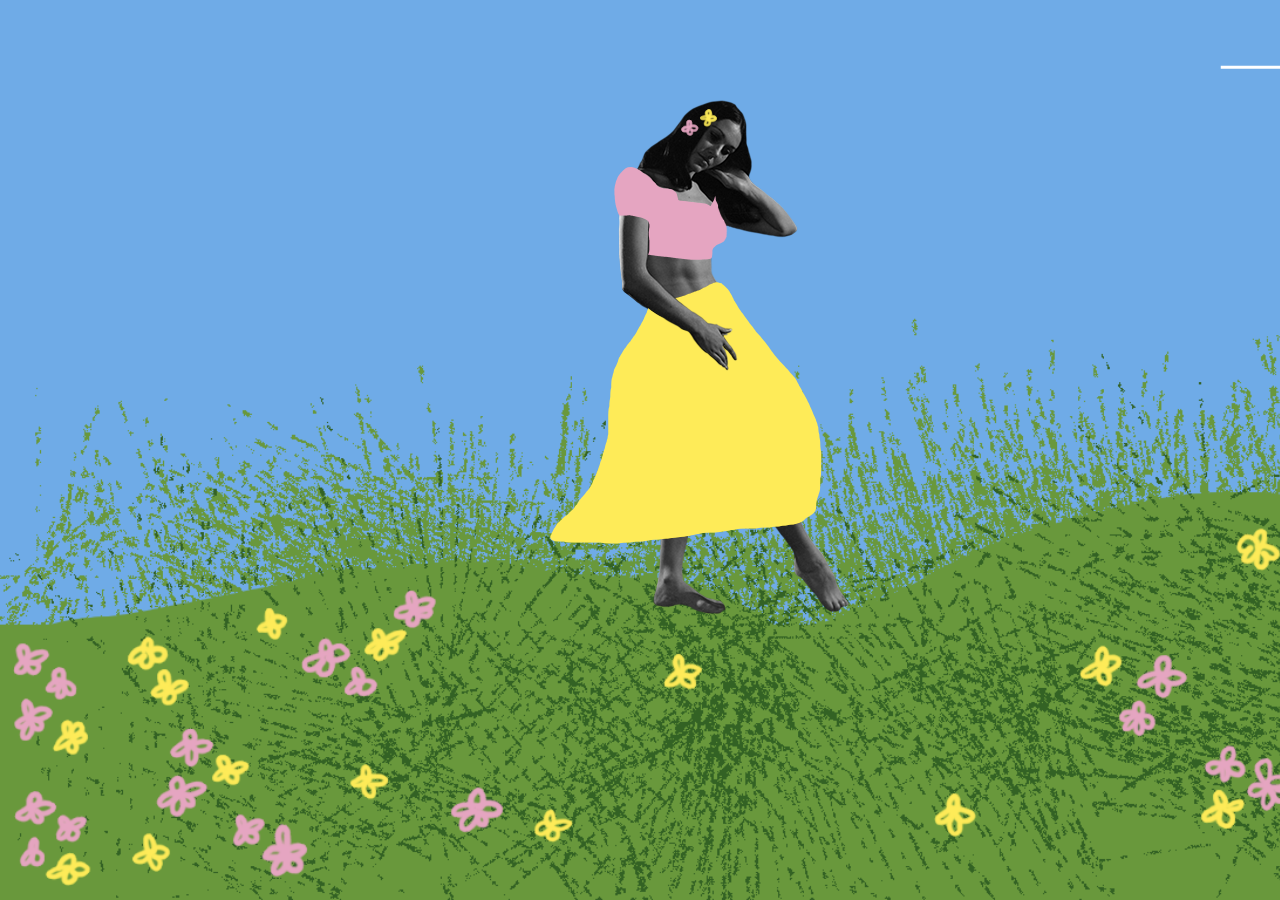
<file: index.html>
<!DOCTYPE html>
<html lang="en">
  <head>
    <!-- basic.html -->
    <title>persephone and hades</title>
    <link rel="stylesheet" href="style.css" />
    <meta charset="UTF-8" />
  </head>
  <body>
    <div class="persephone1">
      <img class="first" alt="persephone" src="persephone1.png" />
    </div>
    <div class="wrapper">
      <section class="slide one"></section>
      <section class="slide two"></section>
      <section class="slide three"></section>
    </div>
    <section class="secondarrow">
      <img alt="arrow" src="arrow2.png" />
    </section>
    <section class="arrow3">
      <a href="https://cedarthetree.github.io/persephoneandhades/one"><img alt="arrow" src="arrow3.png" /></a>
    </section>

    <script src="https://code.jquery.com/jquery-3.4.1.min.js" integrity="sha256-CSXorXvZcTkaix6Yvo6HppcZGetbYMGWSFlBw8HfCJo=" crossorigin="anonymous"></script>
    <script src="js/jquery.waypoints.min.js"></script>

    <script>
      $(".one").waypoint(
        function () {
          $(".first").attr("src", "persephone1.png")
        },
        { offset: "50%", horizontal: true }
      )

      $(".three").waypoint(
        function () {
          $(".first").attr("src", "persephone2.png")
        },
        { offset: "50%", horizontal: true }
      )
    </script>
  </body>
</html>
</file>
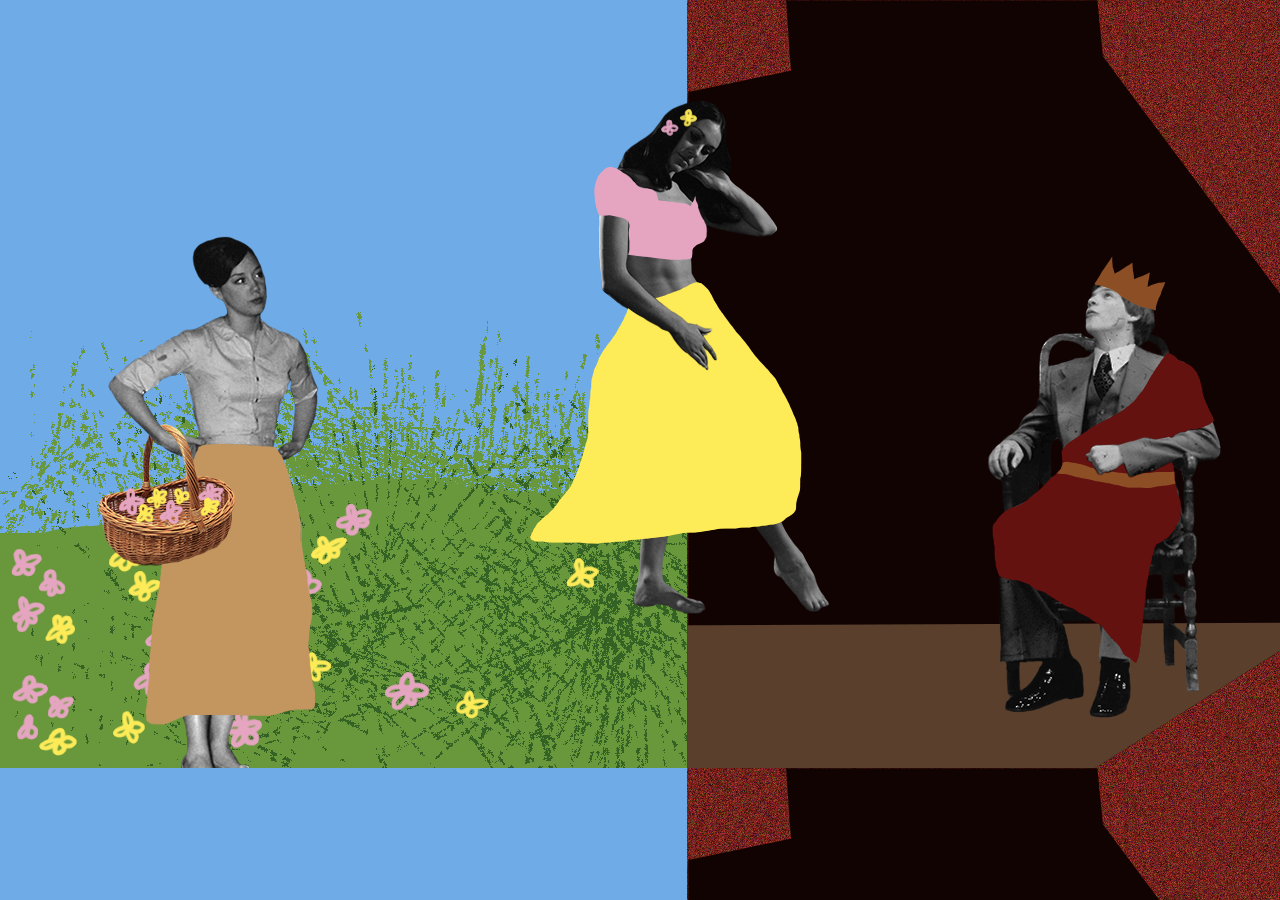
<file: four.html>
<!DOCTYPE html>
<html lang="en">
  <head>
    <!-- basic.html -->
    <title>between worlds</title>
    <link rel="stylesheet" href="style.css" />
    <meta charset="UTF-8" />
  </head>
  <body class="final">
  	 <div class="persephone4">
      <img alt="persephone" src="persephone1.png" />
    </div>
  </body>
</file>
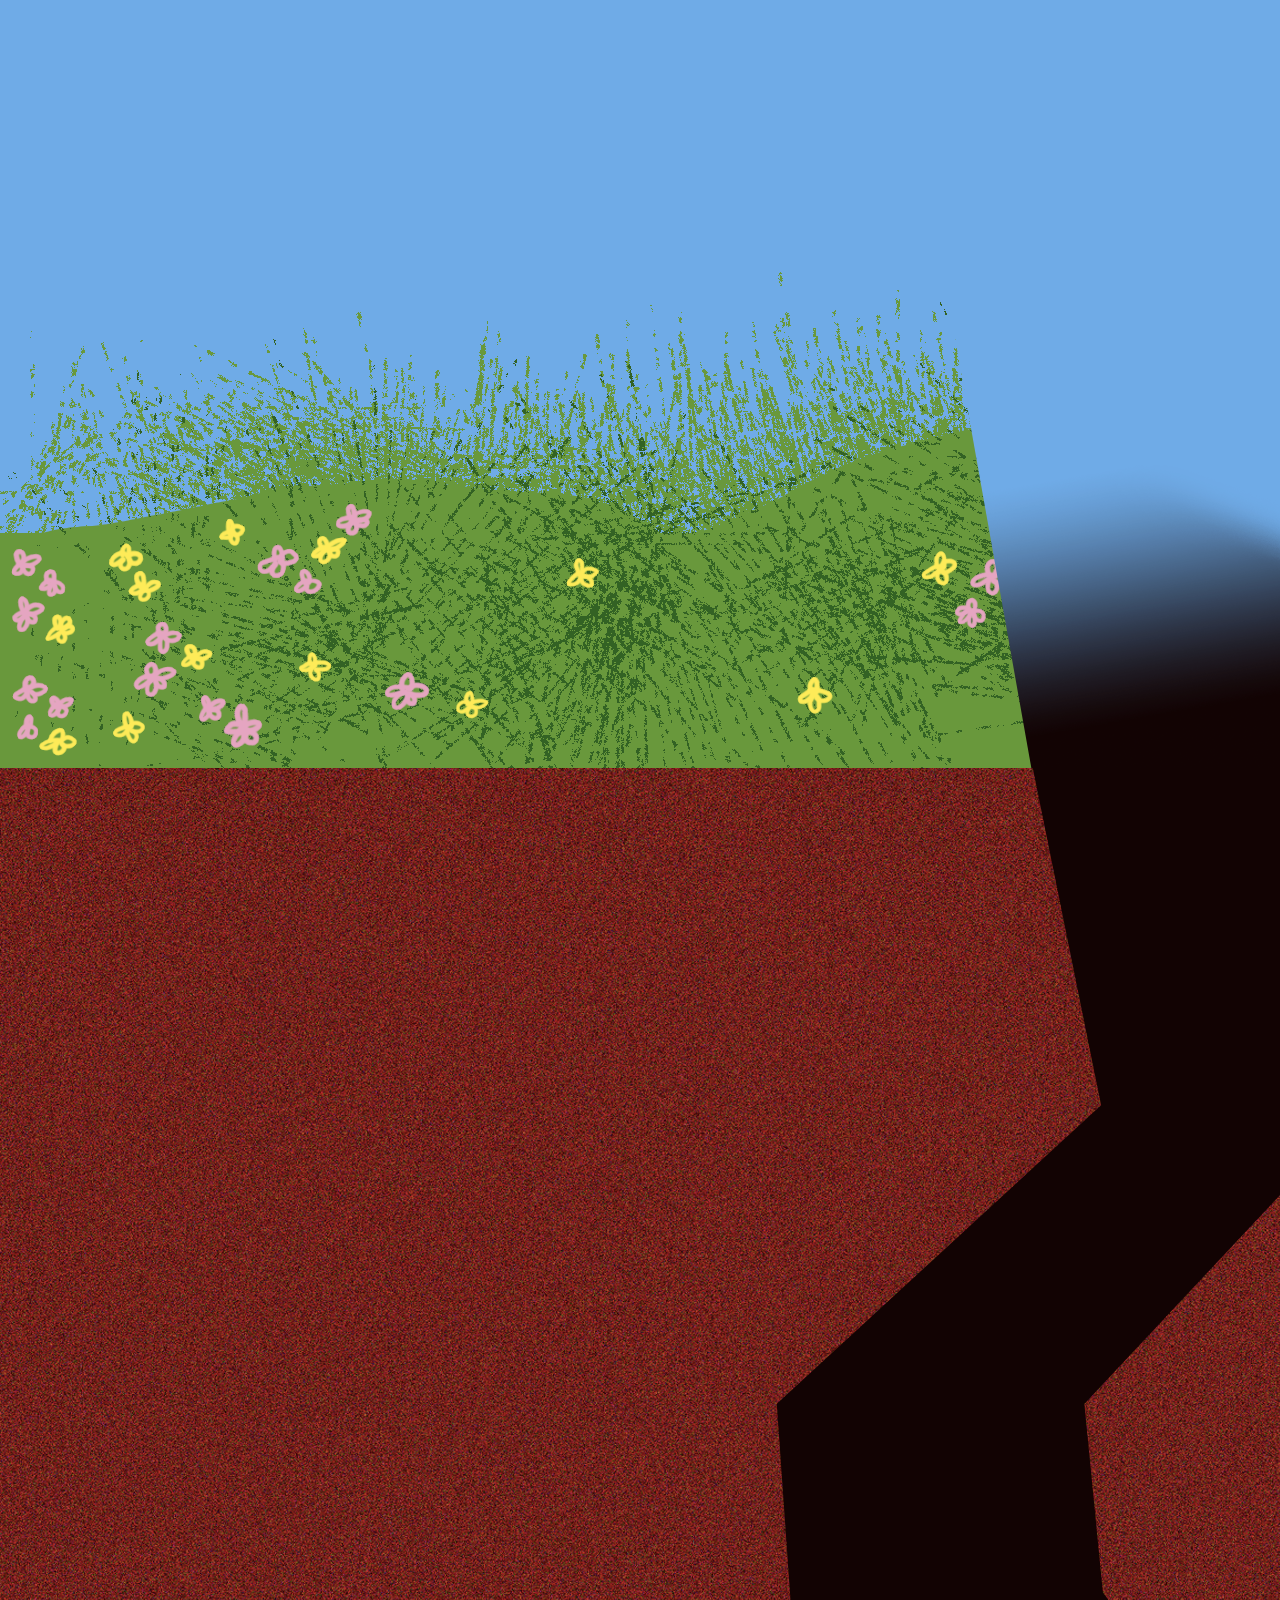
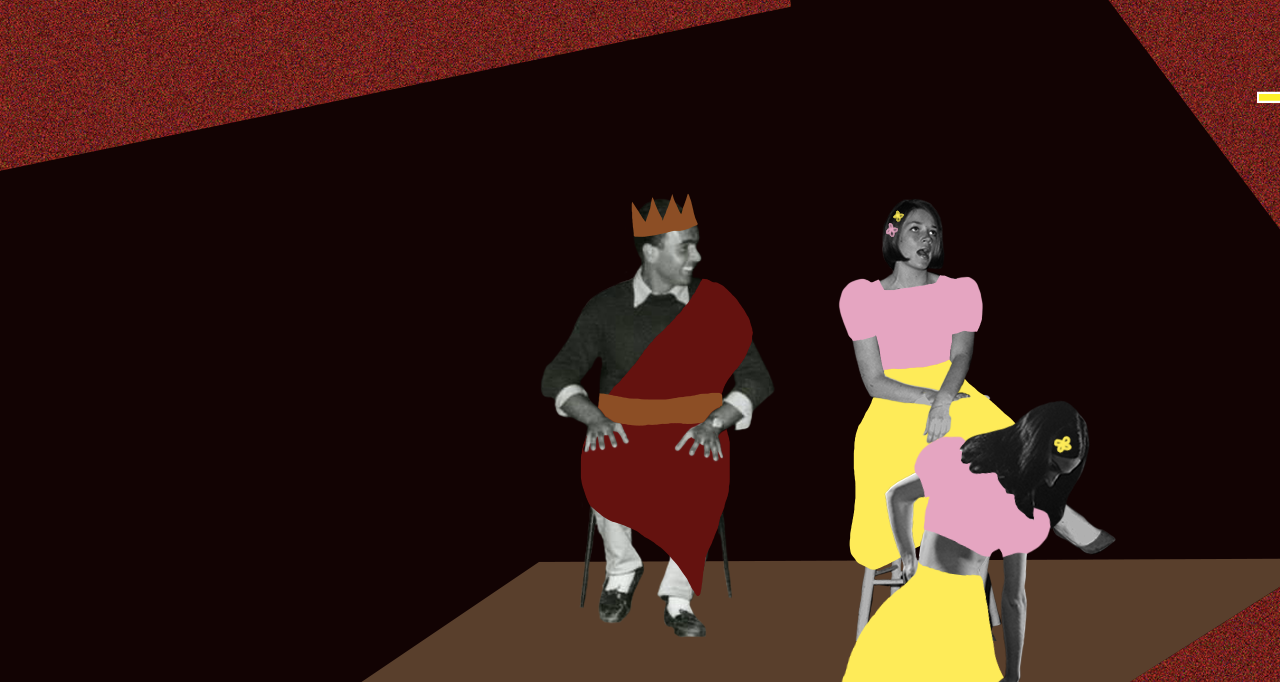
<file: one.html>
<!DOCTYPE HTML>
<html lang = "en">
<head>
  <!-- basic.html -->
  <title>hades takes persephone</title>
  <link rel="stylesheet" href="style.css">
  <meta charset = "UTF-8" />
</head>
	<body class="vertical">
		<main>
 			<div>
 				<img class="land" alt="land" src="land.png">
 			</div>
			<section>
				<div class="persephone2">
 					<img class="first" alt="persephone" src="persephone2.png">
 				</div>
 			</section>
 			<section>
				<div class="hades1">
 					<img alt="hades" src="hades1.png">
 				</div>
 			</section>
 			<section>
				<div class="sun">
				<a href="https://cedarthetree.github.io/persephoneandhades/two">
 					<img alt="arrow" src="arrow3.png">
 				</a>
 				</div>
 			</section>
 		</main>
 	</body>
</file>
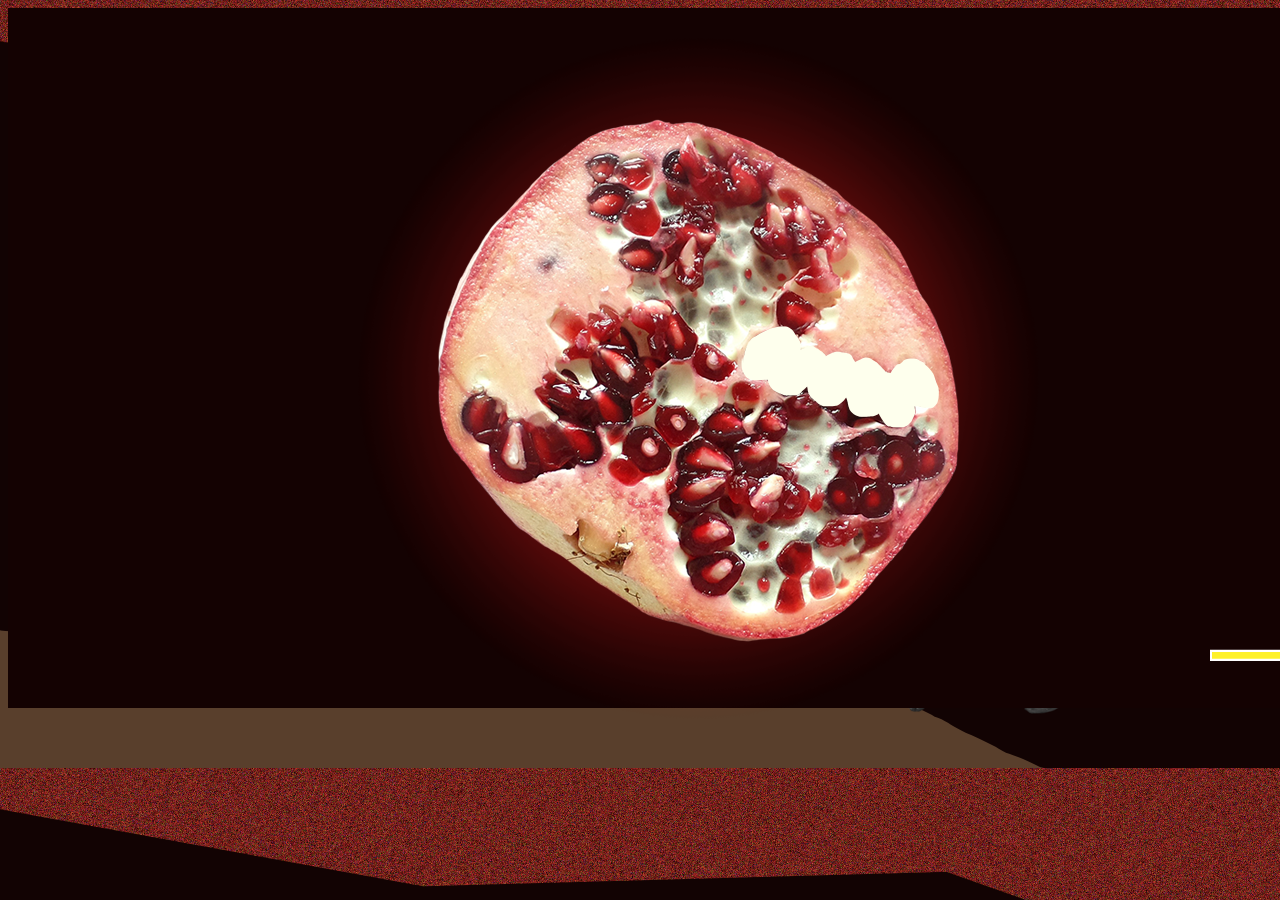
<file: three.html>
<!DOCTYPE HTML>
<html lang = "en">
<head>
  <!-- basic.html -->
  <title>persephone eats a pomegranate</title>
  <link rel="stylesheet" href="style.css">
  <meta charset = "UTF-8" />
</head>
<body class="tree">
	<div class="persephone3">
		<img alt="persephone" src="persephone1.png">
	</div>
	<section class="background">
		<div class="pomegranate"><img alt="pomegranate" src="pomegranate.png"></div>
		<div class="seed a"><img alt="seed" src="seed1.png"></div>
		<div class="seed b"><img alt="seed" src="seed2.png"></div>
		<div class="seed c"><img alt="seed" src="seed3.png"></div>
		<div class="seed d"><img alt="seed" src="seed4.png"></div>
		<div class="seed e"><img alt="seed" src="seed5.png"></div>
		<div class="seed f"><img alt="seed" src="seed6.png"></div>
		<div class="arrow2"><a href="https://cedarthetree.github.io/persephoneandhades/four"><img alt="arrow" src="arrow3.png"></a></div>
	</section>
</body>
</file>
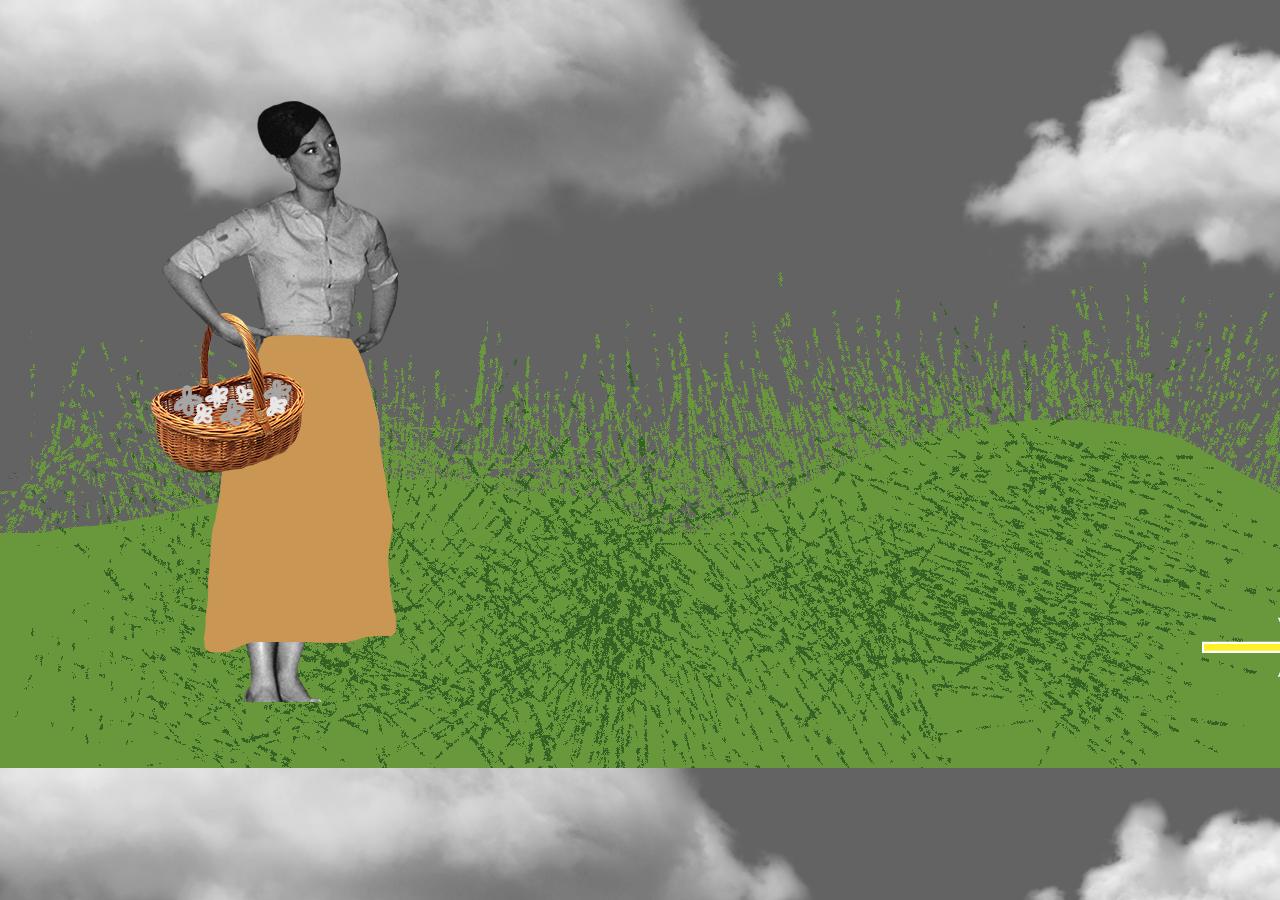
<file: two.html>
<!DOCTYPE HTML>
<html lang = "en">
<head>
  <!-- basic.html -->
  <title>demeter is sad</title>
  <link rel="stylesheet" href="style.css">
  <meta charset = "UTF-8" />
</head>
<body class="demeter">
	<div class="demeter1">
		<img alt="demeter" src="demeter1.png">
	</div>
	<div class="flowers1">
		<img alt="colorful flowers" src="flowers1.png">
	</div>
	<div class="flowers2">
		<img alt="grey flowers" src="flowers2.png">
	</div>
	<div class="arrow">
		<a href="https://cedarthetree.github.io/persephoneandhades/three"><img alt="arrow" src="arrow3.png"></a>
	</div>
</body>
</file>
<file: style.css>
/* index */

.persephone1 {
  z-index: 1;
  position: fixed;
  top: 100px;
  left: 550px;
  transition: transform 2s;
}

.persephone1 .first {
}

.secondarrow {
  position: absolute;
  left: 1220px;
  top: 20px;
}

.arrow3 {
  position: absolute;
  left: 4080px;
  top: 350px;
  opacity: 100%;
}

.one {
  background: url("bg1.png");
}

.two {
  background: url("bg1.png");
}

.three {
  background: url("bg1.png");
}

.slide {
  width: 100vw;
  height: 100vh;
  display: flex;
  align-items: center;
  background-size: cover;
}

.wrapper section {
  width: 100vw;
}

.wrapper {
  display: flex;
  flex-direction: row;
  height: 100vh;
  width: 300vw;
  position: absolute;
  top: 0;
  left: 0;
}

::-webkit-scrollbar {
  display: none;
}

/* one */

body.vertical {
  background-image: url("bg2.png");
}

.land {
  left: 1300px;
  top: 250px;
  position: absolute;
  animation-name: landslide;
  animation-duration: 4s;
}

.persephone2 {
  left: 800px;
  top: 2000px;
  bottom: 0px;
  right: 0px;
  position: fixed;
  animation-name: persephone1;
  animation-duration: 6s;
}

.hades1 {
  top: 1800px;
  left: 1000px;
  position: absolute;
  animation-name: hades;
  animation-duration: 6s;
  opacity: 0%;
}

.sun {
  position: absolute;
  left: 1255px;
  top: 1650px;
}

@keyframes landslide {
  from {
    left: 950px;
  }
  to {
    left: 1300px;
  }
}

@keyframes hades {
  0% {
    top: 1000px;
    left: 900px;
    opacity: 100%;
  }
  50% {
    top: 230px;
    left: 900px;
    opacity: 100%;
  }
  67% {
    top: 230px;
    left: 700px;
    opacity: 100%;
  }
  82% {
    top: 230px;
    left: 1000px;
    opacity: 100%;
  }
  100% {
    top: 5000px;
    left: 1000px;
    opacity: 100%;
  }
}

@keyframes persephone1 {
  0% {
    top: 100px;
    left: 550px;
  }
  67% {
    top: 100px;
    left: 550px;
  }
  82% {
    top: 100px;
    left: 800px;
  }
  100% {
    top: 5000px;
    left: 800px;
  }
}

/* two */

body.demeter {
  background-image: url("bg3.png");
  animation-name: winter;
  animation-duration: 6s;
}

.demeter1 {
  left: 150px;
  top: 100px;
  position: absolute;
}

.flowers1 {
  position: absolute;
  left: 150px;
  top: 100px;
}

.flowers2 {
  position: absolute;
  left: 150px;
  top: 100px;
  opacity: 0%;
  animation-name: flowers;
  animation-duration: 6s;
}

.arrow {
  position: absolute;
  left: 1200px;
  top: 600px;
  opacity: 100%;
  animation-name: arrow;
  animation-duration: 4s;
}

@keyframes winter {
  0% {
    background-image: url("bg1.png");
  }
  50% {
    background-image: url("bg1.png");
  }
  100% {
    background-image: url("bg3.png");
  }
}

@keyframes flowers {
  0% {
    opacity: 100%;
  }
  50% {
    opacity: 100%;
  }
  100% {
    opacity: 0%;
  }
}

@keyframes arrow {
  0% {
    opacity: 0%;
  }
  75% {
    opacity: 0%;
  }
  100% {
    opacity: 100%;
  }
}

/* three */

body.tree {
  background-image: url("bg4.png");
  width: 1450px;
  height: 700px;
}

.persephone3 {
  position: absolute;
  transform: scaleX(-1);
  left: 900px;
  top: 200px;
  animation-name: tree;
  animation-duration: 12s;
}

.background {
  position: absolute;
  width: 1450px;
  height: 700px;
  background-color: #140202;
  opacity: 100%;
  animation-name: pomegranateone;
  animation-duration: 12s;
}

.pomegranate {
  position: absolute;
  left: 350px;
  top: 30px;
}

.seed {
  position: absolute;
  left: 350px;
  top: 30px;
}

.a {
  animation-name: seeda;
  animation-duration: 12s;
}

.b {
  animation-name: seedb;
  animation-duration: 12s;
}

.c {
  animation-name: seedc;
  animation-duration: 12s;
}

.d {
  animation-name: seedd;
  animation-duration: 12s;
}

.e {
  animation-name: seede;
  animation-duration: 12s;
}

.f {
  animation-name: seedf;
  animation-duration: 12s;
}

.arrow2 {
  position: absolute;
  left: 1200px;
  top: 600px;
  opacity: 100%;
  animation-name: arrowtwo;
  animation-duration: 12s;
}

@keyframes tree {
  0% {
    left: 1500px;
    top: 400px;
  }
  33% {
    left: 900px;
    top: 200px;
  }
}

@keyframes pomegranateone {
  0% {
    opacity: 0%;
  }
  33% {
    opacity: 0%;
  }
  66% {
    opacity: 100%;
  }
}

@keyframes seeda {
  66% {
    opacity: 0%;
  }
  70% {
    opacity: 100%;
  }
}

@keyframes seedb {
  70% {
    opacity: 0%;
  }
  74% {
    opacity: 100%;
  }
}

@keyframes seedc {
  74% {
    opacity: 0%;
  }
  78% {
    opacity: 100%;
  }
}

@keyframes seedd {
  78% {
    opacity: 0%;
  }
  82% {
    opacity: 100%;
  }
}

@keyframes seede {
  82% {
    opacity: 0%;
  }
  86% {
    opacity: 100%;
  }
}

@keyframes seedf {
  86% {
    opacity: 0%;
  }
  90% {
    opacity: 100%;
  }
}

@keyframes arrowtwo {
  0% {
    opacity: 0%;
  }
  90% {
    opacity: 0%;
  }
  100% {
    opacity: 100%;
  }
}

/* four */

body.final {
  background-image: url("bg5.png");
}

.persephone4 {
  position: fixed;
  top: 100px;
  left: 530px;
  animation-name: last;
  animation-duration: 6s;
}

@keyframes last {
  0% {
    top: -600px;
  }
  25% {
    top: -600px;
  }
  100% {
    top: 100px;
  }
}
</file>
